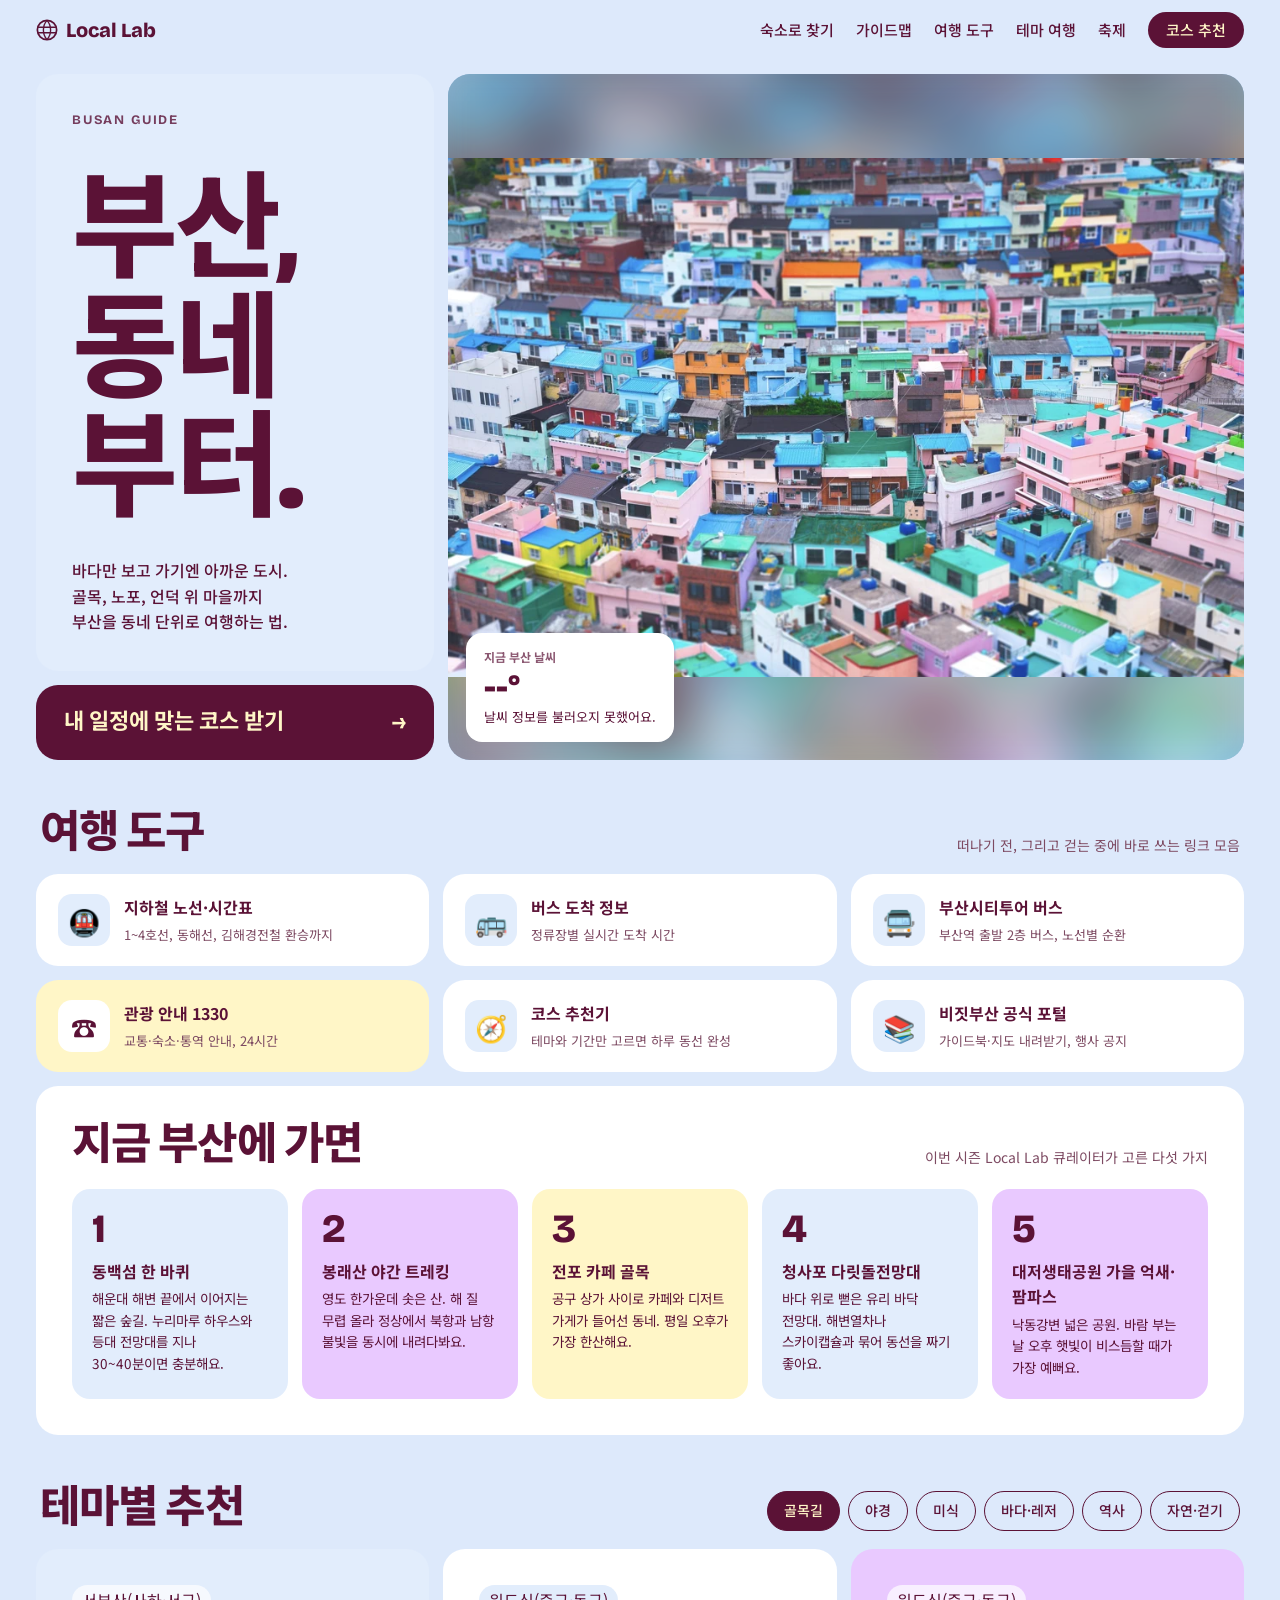
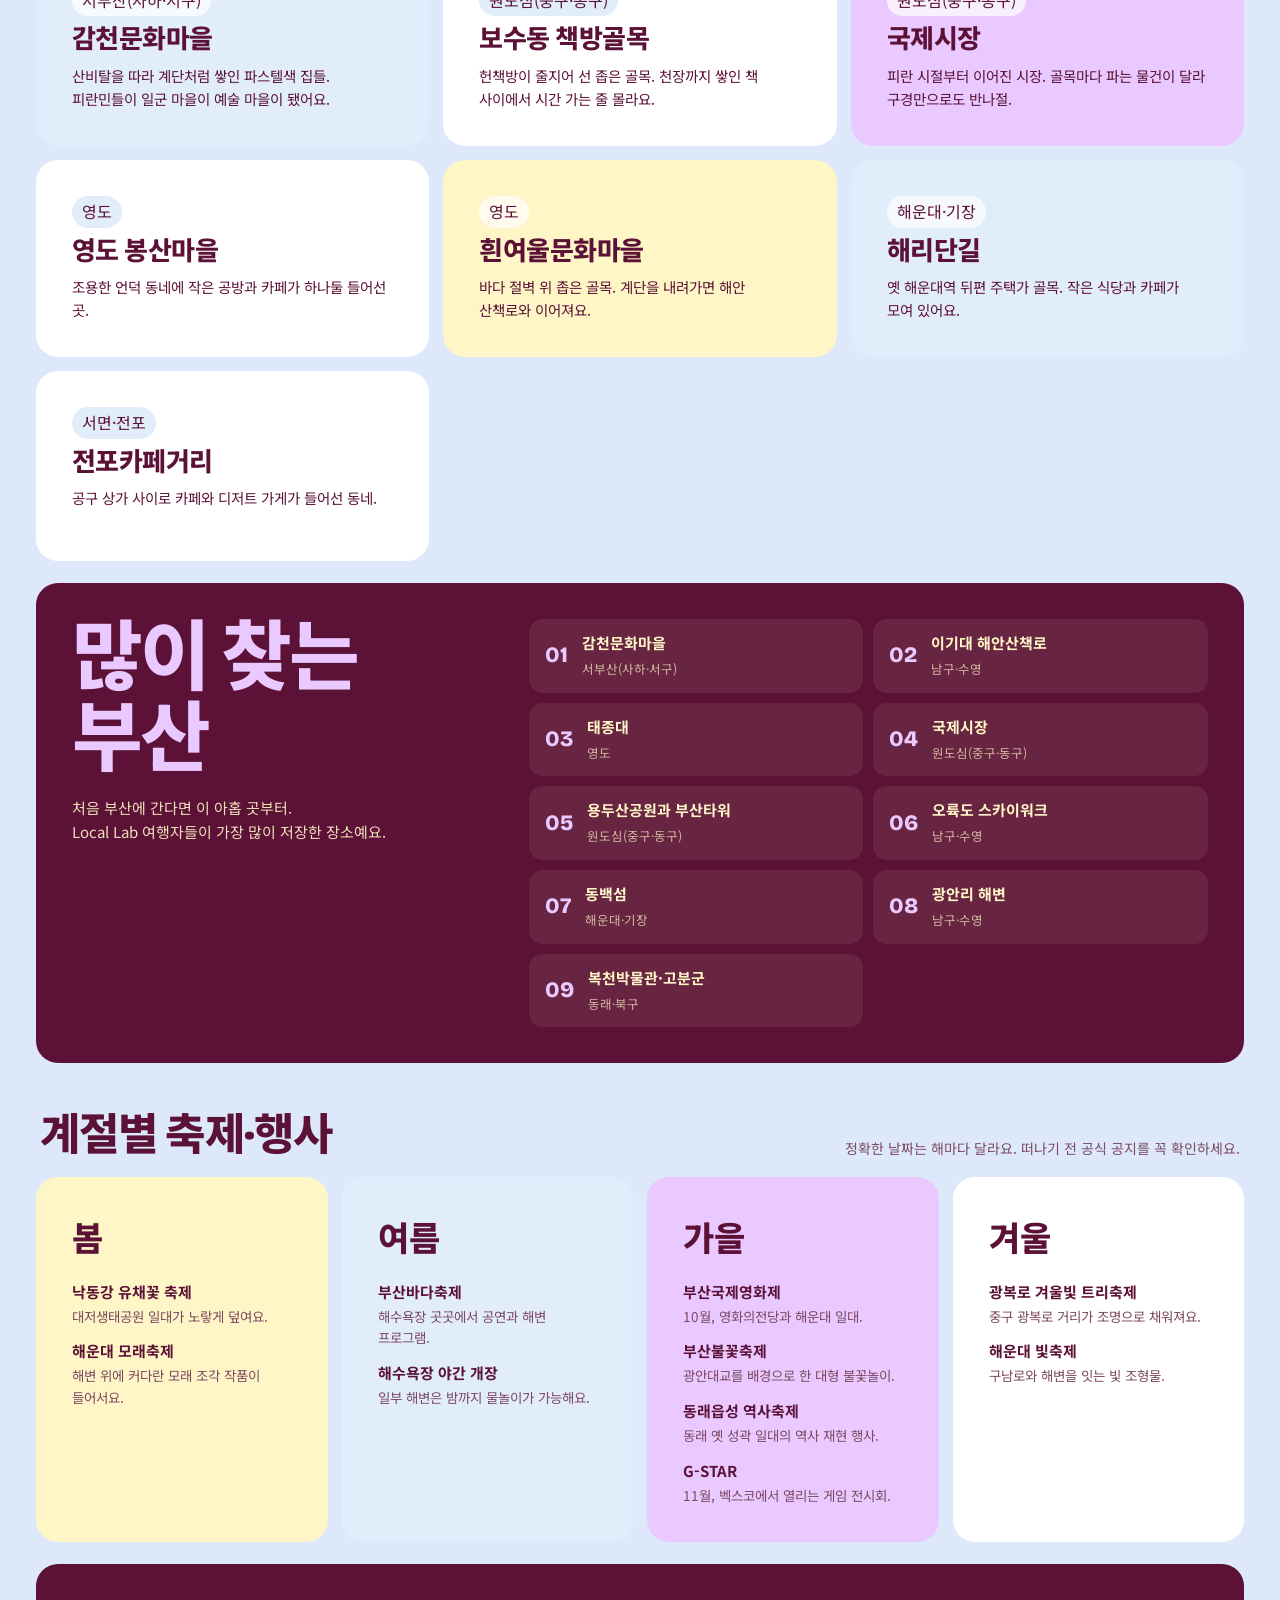
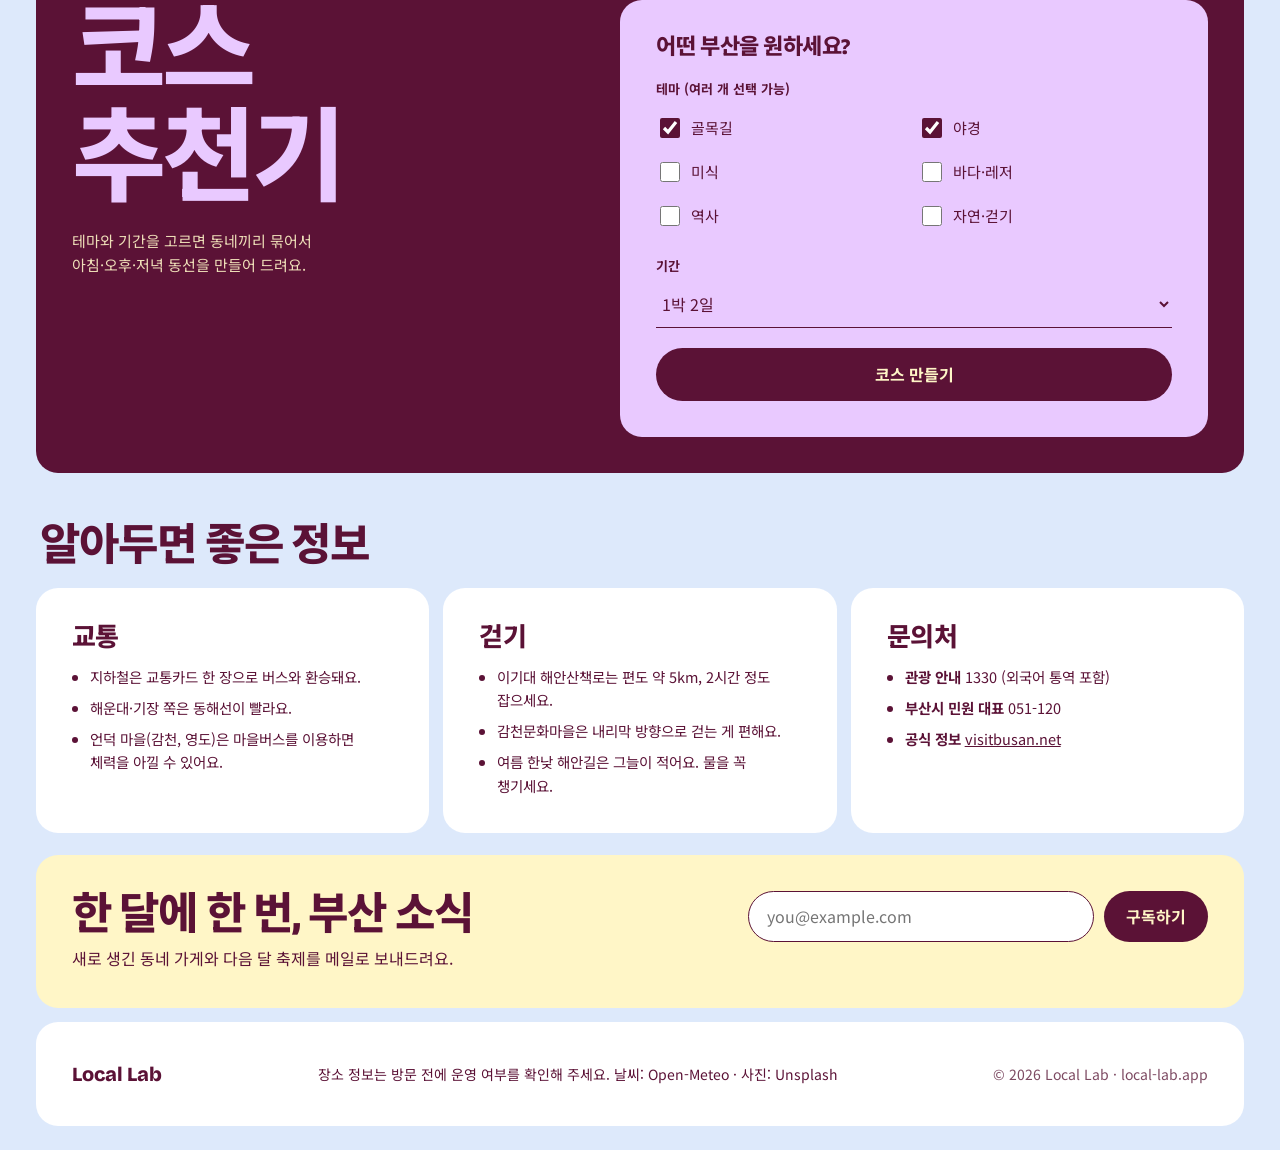
<file: busan.html>
<!doctype html>
<html lang="ko">
<head>
  <meta charset="utf-8">
  <meta name="viewport" content="width=device-width, initial-scale=1, viewport-fit=cover">
  <meta name="theme-color" content="#dde9fb">
  <title>부산 가이드 · Local Lab</title>
  <meta name="description" content="골목, 야경, 미식, 바다, 역사. Local Lab이 정리한 부산 여행 가이드와 날씨·교통·코스 추천 도구.">
  <link rel="icon" href="data:image/svg+xml,<svg xmlns='http://www.w3.org/2000/svg' viewBox='0 0 32 32'><rect width='32' height='32' rx='9' fill='%235b1236'/><circle cx='16' cy='14' r='6' fill='%23fff6c7'/><path d='M4 26 L12 18 L18 23 L23 19 L28 26Z' fill='%23e9c9ff'/></svg>">
  <link rel="preconnect" href="https://fonts.googleapis.com">
  <link rel="preconnect" href="https://fonts.gstatic.com" crossorigin>
  <link href="https://fonts.googleapis.com/css2?family=Bricolage+Grotesque:opsz,wght@12..96,500;12..96,700;12..96,800&family=Noto+Sans+KR:wght@400;500;700;900&display=swap" rel="stylesheet">
  <link rel="stylesheet" href="styles.css">
</head>
<body>

<header class="nav-wrap">
  <nav class="nav">
    <a class="logo" href="index.html" aria-label="Local Lab 홈">
      <svg viewBox="0 0 32 32" aria-hidden="true"><circle cx="16" cy="16" r="14" fill="none" stroke="currentColor" stroke-width="2.5"/><path d="M16 2 C9 10 9 22 16 30 M16 2 C23 10 23 22 16 30 M3 12 H29 M3 20 H29" fill="none" stroke="currentColor" stroke-width="2"/></svg>
      Local Lab
    </a>
    <button class="menu-btn" aria-expanded="false" aria-controls="menu" aria-label="메뉴 열기">
      <span></span><span></span>
    </button>
    <ul class="menu" id="menu">
      <li><a href="stay.html">숙소로 찾기</a></li>
      <li><a href="map.html">가이드맵</a></li>
      <li><a href="#tools">여행 도구</a></li>
      <li><a href="#themes">테마 여행</a></li>
      <li><a href="#festivals">축제</a></li>
      <li><a href="#planner" class="pill">코스 추천</a></li>
    </ul>
  </nav>
</header>

<main id="top">

  <!-- HERO -->
  <section class="hero hero-busan container split">
    <div class="split-a hero-left">
      <div class="card hero-copy bg-sky">
        <p class="eyebrow">BUSAN GUIDE</p>
        <h1 class="h1-ko">부산,<br>동네<br>부터.</h1>
        <p class="hero-sub">바다만 보고 가기엔 아까운 도시.<br>골목, 노포, 언덕 위 마을까지<br>부산을 동네 단위로 여행하는 법.</p>
      </div>
      <a href="#planner" class="card hero-cta bg-plum">내 일정에 맞는 코스 받기 <span aria-hidden="true">→</span></a>
    </div>
    <div class="split-b card hero-art bg-lilac">
      <img class="photo" alt="파스텔색 지붕과 벽의 집들이 빼곡히 들어선 감천문화마을"
        src="assets/busan-gamcheon-houses.webp" fetchpriority="high">
      <div class="weather card bg-white" id="weather" aria-live="polite">
        <span class="w-label">지금 부산 날씨</span>
        <strong class="w-temp">--°</strong>
        <span class="w-desc">불러오는 중…</span>
      </div>
    </div>
  </section>

  <!-- TOOLS -->
  <section class="container" id="tools">
    <div class="section-head"><h2>여행 도구</h2><p class="muted">떠나기 전, 그리고 걷는 중에 바로 쓰는 링크 모음</p></div>
    <div class="tools-grid">
      <a class="card tool bg-white" href="https://www.humetro.busan.go.kr" target="_blank" rel="noopener">
        <span class="ico" aria-hidden="true">🚇</span><b>지하철 노선·시간표</b><span>1~4호선, 동해선, 김해경전철 환승까지</span>
      </a>
      <a class="card tool bg-white" href="https://bus.busan.go.kr" target="_blank" rel="noopener">
        <span class="ico" aria-hidden="true">🚌</span><b>버스 도착 정보</b><span>정류장별 실시간 도착 시간</span>
      </a>
      <a class="card tool bg-white" href="https://www.citytourbusan.com" target="_blank" rel="noopener">
        <span class="ico" aria-hidden="true">🚍</span><b>부산시티투어 버스</b><span>부산역 출발 2층 버스, 노선별 순환</span>
      </a>
      <a class="card tool bg-cream" href="tel:1330">
        <span class="ico" aria-hidden="true">☎️</span><b>관광 안내 1330</b><span>교통·숙소·통역 안내, 24시간</span>
      </a>
      <a class="card tool bg-white" href="#planner">
        <span class="ico" aria-hidden="true">🧭</span><b>코스 추천기</b><span>테마와 기간만 고르면 하루 동선 완성</span>
      </a>
      <a class="card tool bg-white" href="https://www.visitbusan.net" target="_blank" rel="noopener">
        <span class="ico" aria-hidden="true">📚</span><b>비짓부산 공식 포털</b><span>가이드북·지도 내려받기, 행사 공지</span>
      </a>
    </div>
  </section>

  <!-- NOW -->
  <section class="container">
    <div class="card bg-white">
      <div class="now-head">
        <h2>지금 부산에 가면</h2>
        <p class="muted">이번 시즌 Local Lab 큐레이터가 고른 다섯 가지</p>
      </div>
      <ol class="now-list">
        <li><span class="n">1</span><div><b>동백섬 한 바퀴</b><p>해운대 해변 끝에서 이어지는 짧은 숲길. 누리마루 하우스와 등대 전망대를 지나 30~40분이면 충분해요.</p></div></li>
        <li><span class="n">2</span><div><b>봉래산 야간 트레킹</b><p>영도 한가운데 솟은 산. 해 질 무렵 올라 정상에서 북항과 남항 불빛을 동시에 내려다봐요.</p></div></li>
        <li><span class="n">3</span><div><b>전포 카페 골목</b><p>공구 상가 사이로 카페와 디저트 가게가 들어선 동네. 평일 오후가 가장 한산해요.</p></div></li>
        <li><span class="n">4</span><div><b>청사포 다릿돌전망대</b><p>바다 위로 뻗은 유리 바닥 전망대. 해변열차나 스카이캡슐과 묶어 동선을 짜기 좋아요.</p></div></li>
        <li><span class="n">5</span><div><b>대저생태공원 가을 억새·팜파스</b><p>낙동강변 넓은 공원. 바람 부는 날 오후 햇빛이 비스듬할 때가 가장 예뻐요.</p></div></li>
      </ol>
    </div>
  </section>

  <!-- THEMES -->
  <section class="container" id="themes">
    <div class="section-head">
      <h2>테마별 추천</h2>
      <div class="chips" role="tablist" aria-label="테마 선택" id="theme-tabs"></div>
    </div>
    <div class="theme-grid" id="theme-grid" role="tabpanel"></div>
  </section>

  <!-- POPULAR -->
  <section class="container">
    <div class="card bg-plum popular split">
      <div>
        <h2>많이 찾는<br>부산</h2>
        <p class="pop-sub">처음 부산에 간다면 이 아홉 곳부터.<br>Local Lab 여행자들이 가장 많이 저장한 장소예요.</p>
      </div>
      <ol class="pop-list" id="pop-list"></ol>
    </div>
  </section>

  <!-- FESTIVALS -->
  <section class="container" id="festivals">
    <div class="section-head"><h2>계절별 축제·행사</h2><p class="muted">정확한 날짜는 해마다 달라요. 떠나기 전 공식 공지를 꼭 확인하세요.</p></div>
    <div class="fest-grid">
      <article class="card bg-cream fest">
        <span class="season">봄</span>
        <ul>
          <li><b>낙동강 유채꽃 축제</b><span>대저생태공원 일대가 노랗게 덮여요.</span></li>
          <li><b>해운대 모래축제</b><span>해변 위에 커다란 모래 조각 작품이 들어서요.</span></li>
        </ul>
      </article>
      <article class="card bg-sky fest">
        <span class="season">여름</span>
        <ul>
          <li><b>부산바다축제</b><span>해수욕장 곳곳에서 공연과 해변 프로그램.</span></li>
          <li><b>해수욕장 야간 개장</b><span>일부 해변은 밤까지 물놀이가 가능해요.</span></li>
        </ul>
      </article>
      <article class="card bg-lilac fest">
        <span class="season">가을</span>
        <ul>
          <li><b>부산국제영화제</b><span>10월, 영화의전당과 해운대 일대.</span></li>
          <li><b>부산불꽃축제</b><span>광안대교를 배경으로 한 대형 불꽃놀이.</span></li>
          <li><b>동래읍성 역사축제</b><span>동래 옛 성곽 일대의 역사 재현 행사.</span></li>
          <li><b>G-STAR</b><span>11월, 벡스코에서 열리는 게임 전시회.</span></li>
        </ul>
      </article>
      <article class="card bg-white fest">
        <span class="season">겨울</span>
        <ul>
          <li><b>광복로 겨울빛 트리축제</b><span>중구 광복로 거리가 조명으로 채워져요.</span></li>
          <li><b>해운대 빛축제</b><span>구남로와 해변을 잇는 빛 조형물.</span></li>
        </ul>
      </article>
    </div>
  </section>

  <!-- PLANNER -->
  <section class="container" id="planner">
    <div class="card bg-plum plan split">
      <div class="split-a">
        <h2 class="plan-title">코스<br>추천기</h2>
        <p class="pop-sub">테마와 기간을 고르면 동네끼리 묶어서<br>아침·오후·저녁 동선을 만들어 드려요.</p>
      </div>
      <form class="card bg-lilac plan-form split-b" id="planner-form">
        <h3>어떤 부산을 원하세요?</h3>
        <fieldset>
          <legend class="field-legend">테마 (여러 개 선택 가능)</legend>
          <div class="check-grid" id="planner-themes"></div>
        </fieldset>
        <label class="field">기간
          <select name="days">
            <option value="1">당일치기</option>
            <option value="2" selected>1박 2일</option>
            <option value="3">2박 3일</option>
          </select>
        </label>
        <button type="submit" class="btn-plum">코스 만들기</button>
      </form>
      <div class="plan-result" id="plan-result" aria-live="polite"></div>
    </div>
  </section>

  <!-- USEFUL INFO -->
  <section class="container">
    <div class="section-head"><h2>알아두면 좋은 정보</h2></div>
    <div class="info-grid">
      <article class="card bg-white info">
        <h3>교통</h3>
        <ul>
          <li>지하철은 교통카드 한 장으로 버스와 환승돼요.</li>
          <li>해운대·기장 쪽은 동해선이 빨라요.</li>
          <li>언덕 마을(감천, 영도)은 마을버스를 이용하면 체력을 아낄 수 있어요.</li>
        </ul>
      </article>
      <article class="card bg-white info">
        <h3>걷기</h3>
        <ul>
          <li>이기대 해안산책로는 편도 약 5km, 2시간 정도 잡으세요.</li>
          <li>감천문화마을은 내리막 방향으로 걷는 게 편해요.</li>
          <li>여름 한낮 해안길은 그늘이 적어요. 물을 꼭 챙기세요.</li>
        </ul>
      </article>
      <article class="card bg-white info">
        <h3>문의처</h3>
        <ul>
          <li><b>관광 안내</b> 1330 (외국어 통역 포함)</li>
          <li><b>부산시 민원 대표</b> 051-120</li>
          <li><b>공식 정보</b> <a href="https://www.visitbusan.net" target="_blank" rel="noopener">visitbusan.net</a></li>
        </ul>
      </article>
    </div>
  </section>

  <!-- NEWSLETTER -->
  <section class="container">
    <div class="card bg-cream newsletter">
      <div>
        <h2>한 달에 한 번, 부산 소식</h2>
        <p>새로 생긴 동네 가게와 다음 달 축제를 메일로 보내드려요.</p>
      </div>
      <form class="nl-form" id="nl-form" novalidate>
        <label class="sr-only" for="nl-email">이메일</label>
        <input id="nl-email" type="email" required placeholder="you@example.com">
        <button class="btn-plum" type="submit">구독하기</button>
        <p class="form-msg" role="status" aria-live="polite"></p>
      </form>
    </div>
  </section>

</main>

<footer class="container footer">
  <div class="card bg-white footer-in">
    <a class="logo" href="index.html">Local Lab</a>
    <p>장소 정보는 방문 전에 운영 여부를 확인해 주세요. 날씨: Open-Meteo · 사진: Unsplash</p>
    <p class="muted">© 2026 Local Lab · local-lab.app</p>
  </div>
</footer>

<script src="script.js"></script>
<script src="data.js"></script>
<script src="busan.js"></script>
</body>
</html>
</file>
<file: styles.css>
/* =========================================================
   Local Lab — 공통 스타일
   기기 대응: 폴더블 커버(280px~) · 휴대폰 · 펼친 폴더블/태블릿
             · 데스크톱 · 듀얼 화면(Surface Duo, 폴더블 분할 모드)
   ========================================================= */
:root {
  --page: #dde9fb;
  --white: #ffffff;
  --cream: #fff6c7;
  --lilac: #e9c9ff;
  --sky: #e2edfc;
  --plum: #5b1236;
  --plum-2: #7a1d4b;
  --ink: #5b1236;
  --ink-soft: #7d4a62;
  --radius: 22px;
  --gap: 14px;
  --pad: 16px;
  --display: "Bricolage Grotesque", "Noto Sans KR", system-ui, sans-serif;
  --body: "Noto Sans KR", system-ui, -apple-system, sans-serif;
  /* 듀얼 화면 값 (기본은 단일 화면) */
  --seg-a: 1fr;
  --seg-b: 1fr;
  --hinge: var(--gap);
}

*, *::before, *::after { box-sizing: border-box; }
html { scroll-behavior: smooth; scroll-padding-top: 84px; -webkit-text-size-adjust: 100%; }
body {
  margin: 0;
  background: var(--page);
  color: var(--ink);
  font-family: var(--body);
  line-height: 1.6;
  -webkit-font-smoothing: antialiased;
  overflow-x: hidden;
  word-break: keep-all;
  overflow-wrap: anywhere;
}
h1, h2, h3 { font-family: var(--display); margin: 0; line-height: 1.05; letter-spacing: -0.02em; }
h2 { font-size: clamp(26px, 4vw, 44px); font-weight: 800; }
h3 { font-size: clamp(19px, 2.2vw, 26px); font-weight: 800; }
p { margin: 0; }
a { color: inherit; -webkit-tap-highlight-color: transparent; }
button { -webkit-tap-highlight-color: transparent; }
.sr-only { position: absolute; width: 1px; height: 1px; overflow: hidden; clip: rect(0 0 0 0); white-space: nowrap; }
.muted { color: var(--ink-soft); font-size: 14px; }

.container {
  max-width: 1240px; margin: 0 auto;
  padding-left: max(var(--pad), env(safe-area-inset-left));
  padding-right: max(var(--pad), env(safe-area-inset-right));
}
section.container { margin-top: var(--gap); }
.card { border-radius: var(--radius); padding: clamp(18px, 3vw, 36px); }

.bg-white { background: var(--white); }
.bg-cream { background: var(--cream); }
.bg-lilac { background: var(--lilac); }
.bg-sky { background: var(--sky); }
.bg-plum { background: var(--plum); color: var(--cream); }

/* 두 칸 레이아웃 (듀얼 화면에서는 힌지 기준으로 나뉨) */
.split { display: grid; grid-template-columns: var(--seg-a) var(--seg-b); column-gap: var(--hinge); row-gap: var(--gap); }

/* ---------- NAV ---------- */
.nav-wrap {
  position: sticky; top: 0; z-index: 10;
  background: color-mix(in srgb, var(--page) 88%, transparent);
  backdrop-filter: blur(10px); -webkit-backdrop-filter: blur(10px);
  padding-top: env(safe-area-inset-top);
}
.nav {
  max-width: 1240px; margin: 0 auto; position: relative;
  padding: 12px max(var(--pad), env(safe-area-inset-right)) 12px max(var(--pad), env(safe-area-inset-left));
  display: flex; align-items: center; justify-content: space-between; gap: 12px;
}
.logo { display: inline-flex; align-items: center; gap: 8px; font-family: var(--display); font-weight: 800; font-size: 20px; text-decoration: none; white-space: nowrap; }
.logo svg { width: 22px; height: 22px; flex: none; }
.menu { list-style: none; margin: 0; padding: 0; display: flex; gap: 22px; align-items: center; }
.menu a { text-decoration: none; font-weight: 500; font-size: 15px; }
.pill { display: inline-flex; align-items: center; justify-content: center; min-height: 36px; background: var(--plum); color: var(--cream) !important; padding: 6px 18px; border-radius: 999px; font-weight: 700; text-decoration: none; white-space: nowrap; transition: transform .15s; }
.pill-cream { background: var(--cream); color: var(--plum) !important; }
.pill-outline { background: transparent; border: 1.5px solid var(--cream); }
.pill-lg { font-size: 20px; padding: 10px 30px; min-height: 52px; }
.menu-btn { display: none; background: none; border: 0; width: 44px; height: 44px; cursor: pointer; padding: 11px; color: var(--ink); }
.menu-btn span { display: block; height: 2px; background: currentColor; margin: 6px 0; transition: transform .2s; }
.menu-btn[aria-expanded="true"] span:first-child { transform: translateY(4px) rotate(45deg); }
.menu-btn[aria-expanded="true"] span:last-child { transform: translateY(-4px) rotate(-45deg); }

/* ---------- HERO ---------- */
.hero { --seg-a: 1fr; --seg-b: 2fr; margin-top: 4px; }
.hero-left { display: flex; flex-direction: column; gap: var(--gap); min-width: 0; }
.hero-copy { flex: 1; display: flex; flex-direction: column; justify-content: space-between; gap: 28px; min-height: 360px; }
.hero h1 { font-size: clamp(56px, 9vw, 132px); font-weight: 800; letter-spacing: -0.04em; line-height: 0.9; }
.hero h1.h1-ko { line-height: 1.04; letter-spacing: -0.03em; }
.hero-sub { font-size: 16px; font-weight: 500; }
.eyebrow { font-family: var(--display); font-weight: 700; font-size: 13px; letter-spacing: .14em; margin-bottom: 12px; opacity: .8; }
.hero-art { padding: 0; overflow: hidden; position: relative; min-height: 440px; }
.hero-art > svg { position: absolute; inset: 0; width: 100%; height: 100%; }
.photo { position: absolute; inset: 0; width: 100%; height: 100%; object-fit: cover; display: block; }
/* 대표 사진 칸을 사진 비율과 똑같이 만들어 잘리지 않게. 사진을 바꾸면 --photo-ratio 도 그 사진 크기(가로 / 세로)로 바꿀 것 */
.hero-photo { --seg-b: 1.15fr; --photo-ratio: 858 / 787; }   /* 홈 */
.hero-photo .hero-art { aspect-ratio: var(--photo-ratio); min-height: 0; align-self: start; }
@media (min-width: 720px) and (max-width: 1023px) { .hero-photo { --seg-b: 1.5fr; } } /* 태블릿: 사진 높이를 왼쪽 글 칸에 맞춤 */
/* 부산 가이드: 왼쪽 제목이 길어 칸 비율을 사진에 맞출 수 없음 → 사진은 전부 보이게(contain) 넣고 남는 곳은 같은 사진을 흐리게 깔아 채움 */
.hero-busan .hero-art { background: #8fb3d9; }
.hero-busan .hero-art::before { content: ""; position: absolute; inset: -40px; background: url("assets/busan-gamcheon-houses.webp") center / cover; filter: blur(28px) saturate(1.1); opacity: .9; }
.hero-busan .hero-art .photo { object-fit: contain; }
@media (max-width: 719px) { /* 휴대폰: 사진은 위쪽, 날씨 카드는 그 아래 흐린 부분에 놓이게 */
  .hero-busan .hero-art { min-height: calc((100vw - 32px) * 618 / 948 + 120px); }
  .hero-busan .hero-art .photo { object-position: 50% 0; }
}
.hero-badge { position: absolute; right: 18px; bottom: 18px; left: auto; display: flex; gap: 10px; align-items: center; background: var(--white); border-radius: 16px; padding: 10px 16px; font-size: 13px; line-height: 1.35; max-width: calc(100% - 36px); }
.hero-badge svg { width: 28px; height: 28px; flex: none; }
.hero-cta { display: flex; justify-content: space-between; align-items: center; gap: 12px; padding: 20px 28px; min-height: 64px; font-family: var(--display); font-weight: 700; font-size: clamp(18px, 2vw, 22px); text-decoration: none; transition: background .2s; }
.hero-cta span { transition: transform .2s; }

/* ---------- WHY ---------- */
.why { display: grid; gap: 24px; }
.why-lines { font-size: 15px; }
.why-head { display: grid; grid-template-columns: 1fr 1fr; gap: 16px; align-items: end; }
/* 가로로 이어지는 색 카드 (마지막 카드는 살짝 잘려 보여 넘겨볼 수 있음) */
.why-cards {
  list-style: none; margin: 0; padding: 0 0 4px;
  display: grid; grid-auto-flow: column; grid-auto-columns: calc((100% - 2 * var(--gap)) / 2.7);
  gap: var(--gap); overflow-x: auto; scroll-snap-type: x mandatory; scrollbar-width: none;
}
.why-cards::-webkit-scrollbar { display: none; }
.why-cards li { scroll-snap-align: start; border-radius: 18px; padding: clamp(18px, 2.5vw, 28px); min-height: 170px; display: flex; flex-direction: column; justify-content: center; gap: 8px; }
.why-cards b { font-family: var(--display); font-size: clamp(20px, 2.4vw, 28px); font-weight: 500; line-height: 1.15; }
.why-cards span { font-size: 13px; }

/* ---------- STATS ---------- */
.stats { display: grid; grid-template-columns: repeat(4, 1fr); gap: var(--gap); align-items: end; }
.stat { border-radius: 18px; padding: 20px; display: flex; flex-direction: column; gap: 6px; min-width: 0; }
.stat strong { font-family: var(--display); font-size: clamp(36px, 5.5vw, 72px); font-weight: 700; letter-spacing: -0.04em; line-height: 1; }
.stat span { font-size: 13px; font-weight: 500; }
.h1 { height: 300px; } .h2 { height: 220px; } .h3 { height: 340px; } .h4 { height: 180px; }

/* ---------- PLAN FORM ---------- */
.plan { --seg-a: 1fr; --seg-b: 1.1fr; margin-top: 22px; align-items: start; }
.plan-title { font-size: clamp(52px, 8vw, 116px); color: var(--lilac); letter-spacing: -0.04em; line-height: 1.04; }
.plan-form { color: var(--plum); display: grid; gap: 14px; min-width: 0; }
.plan-form h3 { font-size: 22px; }
.plan-form > p { font-size: 15px; }
fieldset { border: 0; padding: 0; margin: 6px 0; display: grid; gap: 4px; min-width: 0; }
fieldset label { display: flex; gap: 10px; align-items: center; font-size: 15px; cursor: pointer; min-height: 40px; }
fieldset label b { margin-right: 4px; white-space: nowrap; min-width: 4.2em; }
input[type="checkbox"] { width: 20px; height: 20px; flex: none; accent-color: var(--plum); }
.row { display: grid; grid-template-columns: 1fr 1fr; gap: 14px; }
.field { display: grid; gap: 4px; font-size: 13px; font-weight: 700; min-width: 0; }
.field input, .field select { font: inherit; font-weight: 400; font-size: 16px; color: var(--plum); background: transparent; border: 0; border-bottom: 1.5px solid var(--plum); padding: 10px 2px; border-radius: 0; width: 100%; min-height: 44px; }
.field input:focus, .field select:focus { outline: none; border-bottom-width: 3px; }
.field input.is-bad { border-bottom-color: #c0263f; }
.btn-plum { font: inherit; font-weight: 700; font-size: 16px; background: var(--plum); color: var(--cream); border: 0; padding: 14px; min-height: 50px; border-radius: 999px; cursor: pointer; margin-top: 6px; transition: background .2s; }
.form-msg { font-size: 14px; font-weight: 700; min-height: 1.4em; }

/* ---------- TESTIMONIAL ---------- */
.quote-card { position: relative; margin: 22px 0 0; padding: 0; overflow: hidden; min-height: 460px; display: flex; align-items: flex-end; }
.quote-art { position: absolute; inset: 0; width: 100%; height: 100%; }
.quote { position: relative; margin: clamp(16px, 3vw, 32px); padding: 24px 28px; border-radius: 18px; max-width: 420px; }
.quote p { font-family: var(--display); font-size: clamp(17px, 2vw, 22px); font-weight: 500; line-height: 1.4; }
.quote figcaption { margin-top: 12px; font-size: 13px; }

/* ---------- SECTION HEAD + CHIPS ---------- */
.section-head { display: flex; justify-content: space-between; align-items: end; flex-wrap: wrap; gap: 16px; padding: 36px 4px 18px; }
.section-head .muted { max-width: 460px; }
.chips { display: flex; gap: 8px; flex-wrap: wrap; }
.chip { font: inherit; font-size: 14px; font-weight: 500; border: 1.5px solid var(--plum); background: transparent; color: var(--plum); padding: 6px 16px; min-height: 40px; border-radius: 999px; cursor: pointer; transition: background .15s, color .15s; }
.chip.is-on { background: var(--plum); color: var(--cream); }

/* ---------- DESTINATIONS ---------- */
.dest-grid { display: grid; grid-template-columns: repeat(4, 1fr); gap: var(--gap); grid-auto-flow: dense; }
.dest { display: flex; flex-direction: column; gap: 14px; min-height: 250px; min-width: 0; transition: transform .2s; }
.dest.wide { grid-column: span 2; }
.dest.tall { grid-row: span 2; }
.dest p { font-size: 14.5px; }
.dest-top { display: flex; justify-content: space-between; align-items: center; gap: 8px; font-size: 12.5px; font-weight: 700; flex-wrap: wrap; }
.tag { background: rgba(255,255,255,.7); padding: 3px 10px; border-radius: 999px; }
.bg-plum .tag { background: rgba(255,246,199,.15); }
.bg-white .tag { background: var(--sky); }
.days { opacity: .75; }
.dest.tall h3 { font-size: clamp(26px, 3vw, 40px); margin-top: auto; }
.link-light, .link-dark { font-weight: 700; text-decoration: none; }
.link-dark { margin-top: auto; }
.dest.is-hidden { display: none; }
.empty { text-align: center; padding: 40px; font-weight: 500; }

/* ---------- GUIDES ---------- */
.guide-grid { display: grid; grid-template-columns: repeat(3, 1fr); gap: var(--gap); }
.guide { display: flex; flex-direction: column; gap: 14px; }
.guide .num { font-family: var(--display); font-weight: 800; font-size: 15px; background: var(--lilac); width: 44px; height: 44px; border-radius: 50%; display: grid; place-items: center; }
.guide p { font-size: 14.5px; color: var(--ink-soft); }

/* ---------- BUDGET ---------- */
.budget { margin-top: 22px; display: grid; gap: 12px; }
.budget-bars { display: grid; grid-template-columns: 2fr 1.35fr 1fr 0.85fr; gap: var(--gap); align-items: end; margin-top: 20px; }
.bar { border-radius: 18px; padding: 20px; display: flex; flex-direction: column; gap: 2px; min-width: 0; }
.bar strong { font-family: var(--display); font-size: clamp(34px, 5vw, 68px); font-weight: 700; letter-spacing: -0.04em; line-height: 1; margin-bottom: 8px; }
.bar b { font-size: 14px; }
.bar span { font-size: 12.5px; color: var(--ink-soft); }
.b1 { height: 320px; } .b2 { height: 250px; } .b3 { height: 200px; } .b4 { height: 170px; }
.budget-total { display: flex; justify-content: space-between; align-items: center; flex-wrap: wrap; gap: 16px; margin-top: 4px; padding: 24px 32px; }
.budget-total > span { font-family: var(--display); font-size: clamp(22px, 3vw, 34px); font-weight: 700; }
.budget-total small { font-size: 14px; font-weight: 400; opacity: .75; }
.btn-pair { display: flex; flex-direction: column; gap: 8px; }
.trust { list-style: none; margin: 4px 0 0; padding: 0; display: flex; flex-wrap: wrap; gap: 8px 28px; font-size: 13px; color: var(--ink-soft); }

/* ---------- CLOSING ---------- */
.closing { position: relative; overflow: hidden; padding: 0; min-height: 560px; margin-top: 22px; background: var(--cream); border: 10px solid var(--cream); }
.closing-photo { border-radius: calc(var(--radius) - 8px); }
.closing::before { content: ""; position: absolute; inset: 0; z-index: 1; border-radius: calc(var(--radius) - 8px); background: linear-gradient(180deg, rgba(35, 8, 22, .62) 0%, rgba(35, 8, 22, .25) 45%, rgba(35, 8, 22, 0) 70%); }
.closing-in { position: relative; z-index: 2; --seg-a: 1.2fr; --seg-b: 1fr; padding: clamp(22px, 4vw, 44px); color: var(--white); align-items: start; }
.closing-in h2 { font-size: clamp(34px, 5vw, 64px); font-weight: 500; letter-spacing: -0.03em; }
.closing-cols { display: grid; grid-template-columns: 1fr 1fr; gap: 20px; font-size: 13.5px; line-height: 1.6; }
.closing-cols b { display: block; margin-bottom: 4px; }

/* ---------- FOOTER ---------- */
.site-footer { background: var(--plum); color: var(--cream); margin-top: var(--gap); padding: 48px 0 max(36px, env(safe-area-inset-bottom)); }
.footer-top { display: flex; justify-content: space-between; align-items: center; flex-wrap: wrap; gap: 20px; }
.logo-xl { font-size: clamp(40px, 7vw, 88px); gap: 14px; letter-spacing: -0.03em; }
.logo-xl svg { width: 0.8em; height: 0.8em; }
.footer-cols { display: grid; grid-template-columns: repeat(4, 1fr); gap: 20px; margin-top: 40px; font-size: 13.5px; }
.footer-cols > div { display: grid; gap: 6px; align-content: start; }
.footer-cols a { text-decoration: none; opacity: .9; }
.footer-copy { opacity: .7; }

/* 예전 단순 푸터 (부산 페이지) */
.footer { margin: var(--gap) auto 24px; }
.footer-in { display: flex; justify-content: space-between; align-items: center; flex-wrap: wrap; gap: 12px; font-size: 14px; }
.feature { display: flex; justify-content: space-between; align-items: center; gap: 24px; flex-wrap: wrap; text-decoration: none; margin-top: 22px; }
.feature h2 { color: var(--lilac); margin-bottom: 10px; }

/* =========================================================
   부산 페이지
   ========================================================= */
.weather { position: absolute; left: 18px; bottom: 18px; padding: 14px 18px; border-radius: 16px; display: grid; gap: 2px; max-width: calc(100% - 36px); }
.w-label { font-size: 12px; font-weight: 700; opacity: .7; }
.w-temp { font-family: var(--display); font-size: 34px; font-weight: 800; line-height: 1.1; }
.w-desc { font-size: 13px; }

.tools-grid { display: grid; grid-template-columns: repeat(3, 1fr); gap: var(--gap); }
.tool { display: grid; grid-template-columns: auto 1fr; column-gap: 14px; row-gap: 2px; align-items: center; text-decoration: none; padding: 20px 22px; min-width: 0; transition: transform .2s; }
.tool .ico { grid-row: span 2; font-size: 26px; width: 52px; height: 52px; display: grid; place-items: center; background: var(--sky); border-radius: 14px; }
.tool.bg-cream .ico { background: var(--white); }
.tool b { font-size: 16px; }
.tool span:last-child { font-size: 13px; color: var(--ink-soft); }

.now-head { display: flex; justify-content: space-between; align-items: end; gap: 12px; flex-wrap: wrap; margin-bottom: 20px; }
.now-list { list-style: none; margin: 0; padding: 0; display: grid; grid-template-columns: repeat(5, 1fr); gap: var(--gap); }
.now-list li { display: grid; gap: 10px; align-content: start; background: var(--sky); border-radius: 18px; padding: 20px; }
.now-list li:nth-child(2), .now-list li:nth-child(5) { background: var(--lilac); }
.now-list li:nth-child(3) { background: var(--cream); }
.now-list .n { font-family: var(--display); font-weight: 800; font-size: 40px; line-height: 1; }
.now-list b { display: block; font-size: 16px; margin-bottom: 4px; }
.now-list p { font-size: 13.5px; }

.theme-grid { display: grid; grid-template-columns: repeat(3, 1fr); gap: var(--gap); }
.place { display: flex; flex-direction: column; gap: 10px; align-items: flex-start; min-height: 190px; }
.place p { font-size: 14.5px; }

.popular { --seg-a: 1fr; --seg-b: 1.6fr; margin-top: 22px; column-gap: max(32px, var(--hinge)); }
.popular h2 { color: var(--lilac); font-size: clamp(40px, 6vw, 80px); letter-spacing: -0.04em; }
.pop-sub { margin-top: 16px; font-size: 15px; opacity: .9; }
.pop-list { list-style: none; margin: 0; padding: 0; display: grid; grid-template-columns: 1fr 1fr; gap: 10px; }
.pop-list li { display: flex; gap: 14px; align-items: center; background: rgba(255,246,199,.08); border-radius: 14px; padding: 12px 16px; }
.pop-list .rank { font-family: var(--display); font-weight: 800; font-size: 22px; color: var(--lilac); }
.pop-list b { display: block; font-size: 15px; }
.pop-list div span { font-size: 12.5px; opacity: .7; }

.fest-grid { display: grid; grid-template-columns: repeat(4, 1fr); gap: var(--gap); }
.fest .season { display: inline-block; font-family: var(--display); font-weight: 800; font-size: 34px; margin-bottom: 12px; }
.fest ul { list-style: none; margin: 0; padding: 0; display: grid; gap: 12px; }
.fest li { display: grid; gap: 2px; }
.fest li b { font-size: 15px; }
.fest li span { font-size: 13.5px; color: var(--ink-soft); }

.field-legend { font-size: 13px; font-weight: 700; margin-bottom: 8px; padding: 0; }
.check-grid { display: grid; grid-template-columns: 1fr 1fr; gap: 4px 8px; }
.check-grid label { display: flex; gap: 8px; align-items: center; font-size: 15px; cursor: pointer; min-height: 40px; }
.plan-result { grid-column: 1 / -1; display: grid; grid-template-columns: repeat(auto-fit, minmax(240px, 1fr)); gap: var(--gap); }
.plan-result:empty { display: none; }
.plan-result .form-msg { color: var(--cream); }
.day { color: var(--plum); }
.day-head { display: flex; justify-content: space-between; align-items: baseline; gap: 10px; margin-bottom: 14px; flex-wrap: wrap; }
.day-head b { font-family: var(--display); font-size: 22px; }
.day-head span { font-size: 12.5px; color: var(--ink-soft); }
.day ol { list-style: none; margin: 0; padding: 0; display: grid; gap: 14px; }
.day li { display: grid; grid-template-columns: 48px 1fr; gap: 10px; }
.slot { font-size: 12px; font-weight: 700; background: var(--lilac); border-radius: 999px; text-align: center; height: 24px; line-height: 24px; }
.day li b { font-size: 15px; }
.day li p { font-size: 13.5px; color: var(--ink-soft); }

.info-grid { display: grid; grid-template-columns: repeat(3, 1fr); gap: var(--gap); }
.info ul { margin: 14px 0 0; padding-left: 18px; display: grid; gap: 8px; font-size: 14.5px; }
.newsletter { display: flex; justify-content: space-between; align-items: center; gap: 24px; flex-wrap: wrap; margin-top: 22px; }
.newsletter h2 { margin-bottom: 8px; }
.nl-form { display: flex; gap: 10px; flex-wrap: wrap; flex: 1; max-width: 460px; }
.nl-form input { flex: 1; min-width: 0; font: inherit; font-size: 16px; color: var(--plum); border: 1.5px solid var(--plum); background: var(--white); border-radius: 999px; padding: 12px 18px; min-height: 48px; }
.nl-form .btn-plum { margin-top: 0; padding: 12px 22px; }
.nl-form .form-msg { flex-basis: 100%; }

/* =========================================================
   가이드맵
   ========================================================= */
.map-title { display: flex; justify-content: space-between; align-items: flex-end; gap: 24px; flex-wrap: wrap; margin-top: 4px; }
.map-kicker { font-family: "Gaegu", var(--body); font-size: 22px; color: #2f7fd8; margin-bottom: 6px; }
.map-title h1 { font-size: clamp(38px, 6vw, 72px); font-weight: 800; letter-spacing: -0.03em; line-height: 1.05; }
.map-big { font-size: 1.15em; color: #2f7fd8; letter-spacing: 0.02em; }
.chip-mini { display: inline-block; font-size: .32em; vertical-align: middle; background: #2f7fd8; color: #fff; padding: .25em .7em; border-radius: 999px; letter-spacing: 0; transform: translateY(-.4em); }
.map-intro { max-width: 420px; font-size: 14.5px; }

.map-layout { --seg-a: 1.75fr; --seg-b: 1fr; margin-top: var(--gap); align-items: start; }
.map-card { scroll-margin-top: 76px; position: relative; padding: 0; overflow: hidden; background: #cfe4f7; min-height: 0; border: 6px solid var(--white); }
#map { height: min(78vh, 760px); min-height: 420px; width: 100%; background: #cfe4f7; font-family: var(--body); }
.map-page .leaflet-container a { color: var(--plum); }
/* 일반 지도를 일러스트 지도처럼 부드러운 파스텔 톤으로 */
.map-page .leaflet-tile-pane { filter: saturate(.5) brightness(1.06) contrast(.92) hue-rotate(-6deg); }
.leaflet-control-zoom a { width: 40px !important; height: 40px !important; line-height: 38px !important; font-size: 20px !important; color: var(--plum) !important; }
.leaflet-bar { border: 0 !important; box-shadow: 0 4px 14px rgba(91,18,54,.18) !important; border-radius: 14px !important; overflow: hidden; }

/* 핀 */
.pin-wrap { background: none; border: 0; }
.pin {
  --c: var(--plum);
  position: relative; display: grid; place-items: center; width: 40px; height: 40px;
  background: var(--white); border: 3px solid var(--c); border-radius: 50% 50% 50% 4px; transform: rotate(-45deg);
  box-shadow: 0 4px 10px rgba(30, 20, 40, .25); transition: transform .18s, box-shadow .18s, opacity .2s;
}
.pin i { transform: rotate(45deg); font-style: normal; font-size: 18px; line-height: 1; }
.pin b { position: absolute; top: -8px; right: -8px; transform: rotate(45deg); min-width: 20px; height: 20px; padding: 0 4px; border-radius: 999px; background: var(--c); color: #fff; font: 700 11px/20px var(--body); text-align: center; }
.pin-wrap:hover .pin, .pin-wrap:focus-visible .pin { transform: rotate(-45deg) scale(1.12); }
.pin-wrap.is-selected { z-index: 9999 !important; }
.pin-wrap.is-selected .pin { transform: rotate(-45deg) scale(1.3); background: var(--c); box-shadow: 0 8px 20px rgba(30, 20, 40, .35); }
.pin-wrap.is-dim .pin { opacity: .28; transform: rotate(-45deg) scale(.85); }
.pin-wrap.is-off { display: none; }
.pin-wrap:focus-visible { outline: none; }
.pin-wrap:focus-visible .pin { outline: 3px solid var(--plum); outline-offset: 3px; }

/* 설명창 */
.place-card {
  position: absolute; z-index: 1000; left: 14px; bottom: 14px; width: min(360px, calc(100% - 28px));
  background: var(--white); border-radius: 20px; padding: 20px 20px 18px; color: var(--plum);
  box-shadow: 0 16px 40px rgba(30, 20, 40, .25); display: grid; gap: 10px;
  animation: pc-in .22s ease;
}
.place-card[hidden] { display: none; }
@keyframes pc-in { from { opacity: 0; transform: translateY(12px); } }
.pc-close { position: absolute; right: 8px; top: 8px; width: 40px; height: 40px; border: 0; background: var(--sky); border-radius: 50%; font-size: 22px; line-height: 1; color: var(--plum); cursor: pointer; }
.pc-head { display: flex; gap: 12px; align-items: center; padding-right: 40px; }
.pc-num { --c: var(--plum); flex: none; width: 38px; height: 38px; border-radius: 50%; background: var(--c); color: #fff; display: grid; place-items: center; font: 800 16px var(--display); }
.pc-head h2 { font-size: 21px; line-height: 1.2; }
.pc-area { font-size: 12.5px; color: var(--ink-soft); }
.pc-tags { display: flex; flex-wrap: wrap; gap: 6px; }
.pc-tag { --c: var(--plum); font-size: 12px; font-weight: 700; padding: 3px 10px; border-radius: 999px; background: color-mix(in srgb, var(--c) 14%, white); color: color-mix(in srgb, var(--c) 80%, black); }
.pc-desc { font-size: 14.5px; line-height: 1.6; }
.pc-meta { font-size: 13px; color: var(--ink-soft); }
.pc-courses { display: flex; flex-wrap: wrap; gap: 6px; align-items: center; font-size: 12px; }
.pc-courses:empty { display: none; }
.pc-courses span { font-weight: 700; margin-right: 2px; }
.pc-courses button { --c: var(--plum); font: inherit; font-weight: 700; border: 1.5px solid var(--c); color: var(--c); background: none; padding: 4px 10px; min-height: 32px; border-radius: 999px; cursor: pointer; }
.pc-link { justify-self: start; min-height: 40px; font-size: 14px; }

.map-reset { position: absolute; z-index: 999; left: 12px; top: 12px; font: inherit; font-weight: 700; font-size: 13px; background: var(--white); color: var(--plum); border: 0; border-radius: 999px; padding: 8px 14px; min-height: 40px; box-shadow: 0 4px 14px rgba(91,18,54,.18); cursor: pointer; }

/* 오른쪽: 범례 + 코스 */
.map-side { display: grid; gap: var(--gap); align-content: start; min-width: 0; }
.legend h2, .courses h2 { font-size: 22px; }
.legend .muted { margin: 4px 0 12px; font-size: 13px; }
.legend-list { list-style: none; margin: 0; padding: 0; display: grid; grid-template-columns: repeat(auto-fill, minmax(140px, 1fr)); gap: 8px; }
.lg b { white-space: nowrap; }
.lg { --c: var(--plum); width: 100%; display: flex; align-items: center; gap: 8px; font: inherit; text-align: left; background: color-mix(in srgb, var(--c) 10%, white); border: 2px solid var(--c); color: var(--plum); border-radius: 14px; padding: 8px 10px; min-height: 48px; cursor: pointer; transition: opacity .15s, background .15s; }
.lg .dot { width: 28px; height: 28px; flex: none; border-radius: 50%; background: var(--white); display: grid; place-items: center; font-size: 15px; box-shadow: inset 0 0 0 2px var(--c); }
.lg b { font-size: 14px; }
.lg small { margin-left: auto; font-size: 12px; color: var(--ink-soft); }
.lg:not(.is-on) { opacity: .45; background: var(--white); border-style: dashed; }

.courses h2 { margin-bottom: 14px; line-height: 1.2; }
.course-list { list-style: none; margin: 0; padding: 0; display: grid; gap: 10px; }
.course { --c: var(--plum); width: 100%; text-align: left; font: inherit; color: var(--plum); background: var(--white); border: 0; border-left: 6px solid var(--c); border-radius: 14px; padding: 12px 14px; display: grid; gap: 3px; cursor: pointer; box-shadow: inset 0 0 0 1.5px color-mix(in srgb, var(--c) 30%, white); transition: background .15s, box-shadow .15s; }
.course .c-name { font-weight: 800; font-size: 15.5px; color: var(--c); }
.course .c-meta { font-size: 12.5px; font-weight: 700; }
.course .c-desc { font-size: 13px; color: var(--ink-soft); line-height: 1.5; }
.course .c-stops { font-size: 12px; font-weight: 700; color: var(--c); margin-top: 2px; }
.course.is-on { background: color-mix(in srgb, var(--c) 12%, white); box-shadow: inset 0 0 0 2px var(--c); }

/* 장소 목록 */
.area-grid { display: grid; grid-template-columns: repeat(4, 1fr); gap: var(--gap); }
.area-box h3 { font-size: 17px; margin-bottom: 10px; }
.area-box ul { list-style: none; margin: 0; padding: 0; display: grid; gap: 2px; }
.area-box button { width: 100%; display: flex; align-items: center; gap: 10px; font: inherit; font-size: 14px; text-align: left; color: var(--plum); background: none; border: 0; border-radius: 10px; padding: 6px 6px; min-height: 40px; cursor: pointer; }
.ln { --c: var(--plum); flex: none; width: 24px; height: 24px; border-radius: 50%; background: var(--c); color: #fff; display: grid; place-items: center; font: 700 11px var(--body); }

@media (hover: hover) {
  .area-box button:hover, .course:hover { background: var(--sky); }
  .pc-close:hover { background: var(--lilac); }
}

@media (max-width: 1023px) {
  .map-layout { --seg-a: 1fr; --seg-b: 1fr; grid-template-columns: 1fr; }
  .map-side { grid-template-columns: 1fr 1fr; }
  .area-grid { grid-template-columns: repeat(2, 1fr); }
}
@media (max-width: 719px) {
  .map-card { border-width: 4px; }
  #map { height: 72vh; height: 72svh; min-height: 360px; }
  .map-side { grid-template-columns: 1fr; }
  /* 휴대폰: 설명창을 지도 아래쪽 시트로 */
  .place-card { left: 8px; right: 8px; bottom: 8px; width: auto; max-height: 62%; overflow-y: auto; padding: 18px 16px 16px; border-radius: 18px; }
  .place-card::before { content: ""; position: absolute; top: 7px; left: 50%; width: 38px; height: 4px; margin-left: -19px; border-radius: 4px; background: #d9cfe0; }
  .map-intro { font-size: 14px; }
}
@media (max-width: 359px) {
  .legend-list, .area-grid { grid-template-columns: 1fr; }
  .pc-head h2 { font-size: 18px; }
  .map-kicker { font-size: 19px; }
}
/* 듀얼 화면: 왼쪽 화면은 지도, 오른쪽 화면은 범례·코스 */
@media (horizontal-viewport-segments: 2) {
  .map-layout { grid-template-columns: env(viewport-segment-width 0 0) env(viewport-segment-width 1 0); }
  .map-side { grid-template-columns: 1fr; padding-right: 20px; }
  #map { height: calc(100vh - 140px); }
  .area-grid { grid-template-columns: var(--seg-a) var(--seg-b); }
}
@media (vertical-viewport-segments: 2) {
  /* 반쯤 접은 플렉스 모드: 위 화면은 지도, 아래 화면은 설명창 */
  #map { height: calc(env(viewport-segment-height 0 0) - 70px); }
  .place-card { position: fixed; left: 12px; right: 12px; width: auto; top: calc(env(viewport-segment-top 0 1) + 12px); bottom: auto; max-height: calc(env(viewport-segment-height 0 1) - 24px); overflow-y: auto; }
}

/* ---------- 공통 상호작용 ---------- */
:focus-visible { outline: 3px solid var(--plum); outline-offset: 2px; }
.bg-plum :focus-visible { outline-color: var(--cream); }
@media (hover: hover) {
  .menu a:not(.pill):hover { text-decoration: underline; text-underline-offset: 4px; }
  .pill:hover { transform: translateY(-1px); }
  .hero-cta:hover, .feature:hover { background: var(--plum-2); }
  .hero-cta:hover span { transform: translateX(6px); }
  .chip:not(.is-on):hover { background: var(--white); }
  .dest:hover, .tool:hover { transform: translateY(-3px); }
  .btn-plum:hover { background: var(--plum-2); }
  .link-light:hover, .link-dark:hover, .footer-cols a:hover { text-decoration: underline; }
}
.reveal { opacity: 0; transform: translateY(18px); transition: opacity .6s ease, transform .6s ease; }
.reveal.in { opacity: 1; transform: none; }
@media (prefers-reduced-motion: reduce) {
  html { scroll-behavior: auto; }
  .reveal { opacity: 1; transform: none; transition: none; }
}

/* =========================================================
   반응형
   ========================================================= */

/* 펼친 폴더블 · 태블릿 (720~1023px) */
@media (max-width: 1023px) {
  .dest-grid { grid-template-columns: repeat(2, 1fr); }
  .dest.tall { grid-row: auto; }
  .guide-grid, .info-grid { grid-template-columns: 1fr; }
  .tools-grid, .theme-grid { grid-template-columns: repeat(2, 1fr); }
  .now-list { grid-template-columns: repeat(2, 1fr); }
  .now-list li:last-child:nth-child(odd) { grid-column: 1 / -1; }
  .fest-grid { grid-template-columns: repeat(2, 1fr); }
  .footer-cols { grid-template-columns: repeat(2, 1fr); }
  .closing-in, .popular { --seg-a: 1fr; --seg-b: 1fr; }
}

/* 휴대폰 (719px 이하) */
@media (max-width: 719px) {
  :root { --radius: 18px; --gap: 10px; }
  html { scroll-padding-top: 72px; }
  .menu-btn { display: block; }
  .menu {
    display: none; position: absolute; top: calc(100% + 4px);
    left: max(var(--pad), env(safe-area-inset-left)); right: max(var(--pad), env(safe-area-inset-right));
    flex-direction: column; align-items: stretch; gap: 2px;
    background: var(--white); border-radius: 18px; padding: 10px;
    box-shadow: 0 12px 30px rgba(91,18,54,.15);
  }
  .menu.open { display: flex; }
  .menu a { display: flex; align-items: center; min-height: 48px; padding: 0 14px; font-size: 16px; }
  .menu .pill { justify-content: center; margin-top: 4px; }

  .split { grid-template-columns: 1fr; }
  .hero-copy { min-height: 0; gap: 20px; }
  .hero-art { min-height: 300px; }
  .why-head { grid-template-columns: 1fr; }
  .why-cards { grid-auto-columns: 72%; }
  .why-cards li { min-height: 150px; }
  .stats, .budget-bars { grid-template-columns: 1fr 1fr; align-items: stretch; }
  .h1, .h2, .h3, .h4, .b1, .b2, .b3, .b4 { height: auto; min-height: 140px; }
  .dest-grid, .tools-grid, .theme-grid, .fest-grid, .pop-list, .now-list { grid-template-columns: 1fr; }
  .dest.wide { grid-column: auto; }
  .dest { min-height: 0; }
  .row { grid-template-columns: 1fr; }
  .chips { overflow-x: auto; flex-wrap: nowrap; width: 100%; padding-bottom: 4px; scrollbar-width: none; }
  .chips::-webkit-scrollbar { display: none; }
  .chip { flex: none; }
  .section-head { padding: 28px 2px 14px; }
  .quote-card { min-height: 420px; }
  .budget-total { padding: 20px; }
  .btn-pair { flex-direction: row; flex-wrap: wrap; width: 100%; }
  .btn-pair .pill { flex: 1; min-height: 44px; }
  .closing { min-height: 620px; border-width: 6px; }
  .closing-cols { grid-template-columns: 1fr 1fr; }
  .footer-top .pill-lg { width: 100%; }
  .footer-cols { grid-template-columns: 1fr 1fr; }
  .check-grid { grid-template-columns: 1fr 1fr; }
  .weather, .hero-badge { left: 12px; right: 12px; bottom: 12px; max-width: none; }
  .hero-badge { top: 12px; bottom: auto; } /* 사진 아래쪽(두 사람 다리)을 가리지 않게 위로 */
}

/* 접힌 폴더블 커버 화면 · 아주 좁은 화면 (359px 이하, 갤럭시 폴드 커버 280~344px 포함) */
@media (max-width: 359px) {
  :root { --pad: 10px; --radius: 16px; }
  .card { padding: 16px; }
  .logo:not(.logo-xl) { font-size: 18px; }
  fieldset label b { min-width: 0; }
  fieldset label { flex-wrap: wrap; column-gap: 8px; }
  .hero h1 { font-size: clamp(48px, 19vw, 72px); }
  .hero-sub, .why-lines { font-size: 14px; }
  .hero-art { min-height: 240px; }
  .stats, .budget-bars, .check-grid, .closing-cols, .footer-cols { grid-template-columns: 1fr; }
  .stat strong, .bar strong { font-size: 40px; }
  .plan-title { font-size: 48px; }
  .quote { margin: 10px; padding: 18px; }
  .tool { padding: 16px; column-gap: 10px; }
  .tool .ico { width: 44px; height: 44px; font-size: 22px; }
  .pill-lg { font-size: 17px; }
}

/* 가로로 눕힌 휴대폰 (높이가 낮은 화면) */
@media (max-height: 500px) and (orientation: landscape) {
  .nav-wrap { position: static; }
  .hero-art { min-height: 260px; }
  .hero-copy { min-height: 0; }
}

/* =========================================================
   듀얼 화면 · 폴더블 분할 모드
   (Viewport Segments API: Surface Duo, Galaxy Fold/Flip 등)
   ========================================================= */

/* 좌우로 나뉜 화면: 두 칸 레이아웃을 힌지에 맞춰 정렬 */
@media (horizontal-viewport-segments: 2) {
  :root {
    --seg-a: env(viewport-segment-width 0 0);
    --seg-b: env(viewport-segment-width 1 0);
    --hinge: calc(env(viewport-segment-left 1 0) - env(viewport-segment-right 0 0));
  }
  .container { max-width: none; padding-left: 0; padding-right: 0; }
  .nav { max-width: none; }
  .split, .hero, .plan, .closing-in, .popular {
    --seg-a: env(viewport-segment-width 0 0);
    --seg-b: env(viewport-segment-width 1 0);
    grid-template-columns: var(--seg-a) var(--seg-b);
    column-gap: var(--hinge);
  }
  .plan, .popular, .closing-in { padding-left: 0; padding-right: 0; }
  .plan > .split-a, .popular > :first-child, .closing-in > .split-a { padding-left: 20px; }
  .plan > .split-b, .popular > :last-child, .closing-in > .split-b { margin-right: 20px; }
  .plan-result { padding: 0 20px 20px; }
  /* 나머지 격자도 힌지를 피해 두 칸으로 */
  .stats, .budget-bars, .dest-grid, .tools-grid, .theme-grid, .fest-grid, .info-grid, .guide-grid, .now-list, .why-tiles, .footer-cols {
    grid-template-columns: var(--seg-a) var(--seg-b);
    column-gap: var(--hinge);
  }
  .dest.wide, .dest.tall { grid-column: auto; grid-row: auto; }
  .h1, .h2, .h3, .h4, .b1, .b2, .b3, .b4 { height: auto; min-height: 160px; }
  .card, .stat, .bar { border-radius: 0; }
  .menu-btn { display: none; }
  .menu { display: flex; position: static; flex-direction: row; background: none; box-shadow: none; padding: 0; }
  .nav { padding-left: 20px; padding-right: 20px; }
}

/* 위아래로 나뉜 화면 (폴더블 반쯤 접은 '플렉스 모드'): 첫 화면을 위쪽 화면에 맞춤 */
@media (vertical-viewport-segments: 2) {
  .hero { min-height: env(viewport-segment-height 0 0); grid-template-columns: 1fr 1fr; }
  .hero-copy { min-height: 0; }
  .hero-art { min-height: 0; }
  .hero h1 { font-size: clamp(48px, 7vw, 96px); }
  .hero + section { margin-top: calc(env(viewport-segment-top 0 1) - env(viewport-segment-bottom 0 0) + var(--gap)); }
}

/* 예전 Surface Duo 브라우저용 (spanning 미디어 쿼리) */
@media (spanning: single-fold-vertical) {
  :root {
    --seg-a: env(fold-left);
    --seg-b: calc(100vw - env(fold-right));
    --hinge: env(fold-width);
  }
  .container { max-width: none; padding-left: 0; padding-right: 0; }
  .split, .hero, .plan, .closing-in, .popular,
  .stats, .budget-bars, .dest-grid, .tools-grid, .theme-grid, .fest-grid, .info-grid, .guide-grid, .now-list, .why-tiles, .footer-cols {
    grid-template-columns: var(--seg-a) var(--seg-b);
    column-gap: var(--hinge);
  }
  .dest.wide, .dest.tall { grid-column: auto; grid-row: auto; }
  .h1, .h2, .h3, .h4, .b1, .b2, .b3, .b4 { height: auto; min-height: 160px; }
}

/* ───────── 숙소로 찾기 (stay.html) ───────── */
.mk-osm { background: none; border: 0; }
.stay-page .pin-wrap { position: relative; }
.pin-stay .pin { width: 48px; height: 48px; background: var(--plum); border-color: var(--white); }
.pin-stay .pin i { font-size: 22px; }
.pin-stay em { position: absolute; left: 50%; top: -30px; transform: translateX(-50%); white-space: nowrap; font: 700 12.5px/1 var(--body); font-style: normal; color: var(--cream); background: var(--plum); padding: 6px 10px; border-radius: 999px; box-shadow: 0 4px 12px rgba(30, 20, 40, .25); pointer-events: none; }

.stay-list { list-style: none; margin: 0; padding: 0 0 6px; display: grid; grid-auto-flow: column; grid-auto-columns: minmax(200px, 1fr); gap: 12px; overflow-x: auto; scroll-snap-type: x mandatory; }
.stay-list li { scroll-snap-align: start; }
.stay-btn { width: 100%; height: 100%; display: grid; gap: 4px; text-align: left; font: inherit; color: var(--plum); background: var(--white); border: 2px solid transparent; border-radius: 18px; padding: 16px 18px; min-height: 96px; cursor: pointer; transition: border-color .15s, background .15s; }
.stay-btn b { font-size: 16.5px; line-height: 1.3; }
.sb-kind { justify-self: start; font-size: 12px; font-weight: 700; background: var(--lilac); padding: 2px 10px; border-radius: 999px; }
.sb-area { font-size: 13px; color: var(--ink-soft); }
.stay-btn.is-on { background: var(--plum); color: var(--cream); border-color: var(--plum); }
.stay-btn.is-on .sb-kind { background: var(--cream); color: var(--plum); }
.stay-btn.is-on .sb-area { color: var(--lilac); }

.stay-info { display: grid; gap: 8px; }
.stay-info h2 { font-size: 24px; line-height: 1.2; }
.si-kind { font-size: 13px; font-weight: 700; color: var(--ink-soft); }
.si-desc { font-size: 14.5px; line-height: 1.6; }
.si-note { font-size: 12.5px; color: #b0562a; background: #fff1e6; border-radius: 10px; padding: 6px 10px; }
.stay-info .pill { justify-self: start; margin-top: 4px; }

.nearby { display: grid; gap: 12px; }
.nb-tabs { display: grid; grid-template-columns: 1fr 1fr; background: var(--sky); border-radius: 999px; padding: 4px; }
.nb-tab { font: inherit; font-weight: 700; font-size: 15px; color: var(--plum); background: none; border: 0; border-radius: 999px; min-height: 44px; cursor: pointer; }
.nb-tab.is-on { background: var(--plum); color: var(--cream); }
.nb-radius .chip { min-height: 36px; padding: 4px 14px; }
.nb-status { font-size: 13.5px; }
.nb-src { color: #b0562a; }
.nb-list { list-style: none; margin: 0; padding: 0; display: grid; gap: 2px; max-height: 460px; overflow-y: auto; }
.nb-item { width: 100%; display: grid; grid-template-columns: auto 1fr auto; align-items: center; gap: 10px; font: inherit; text-align: left; color: var(--plum); background: none; border: 0; border-radius: 12px; padding: 8px 6px; min-height: 52px; cursor: pointer; }
.nb-item.is-on { background: var(--sky); }
.nb-main { display: grid; min-width: 0; }
.nb-main b { font-size: 14.5px; overflow: hidden; text-overflow: ellipsis; white-space: nowrap; }
.nb-main small, .nb-dist small { font-size: 12px; color: var(--ink-soft); overflow: hidden; text-overflow: ellipsis; white-space: nowrap; }
.nb-dist { display: grid; text-align: right; font-weight: 700; font-size: 13.5px; }
.pc-photo { width: calc(100% + 40px); margin: -20px -20px 2px; height: 150px; object-fit: cover; border-radius: 20px 20px 0 0; }
.pc-photo[hidden] { display: none; }
@media (hover: hover) {
  .stay-btn:not(.is-on):hover { border-color: var(--lilac); }
  .nb-item:hover { background: var(--sky); }
}
@media (max-width: 719px) {
  .stay-list { grid-auto-columns: 72%; }
  .nb-list { max-height: none; }
  .pc-photo { width: calc(100% + 32px); margin: -18px -16px 2px; height: 120px; border-radius: 18px 18px 0 0; }
}
@media (horizontal-viewport-segments: 2) {
  .stay-page .nb-list { max-height: calc(100vh - 420px); }
}
</file>
